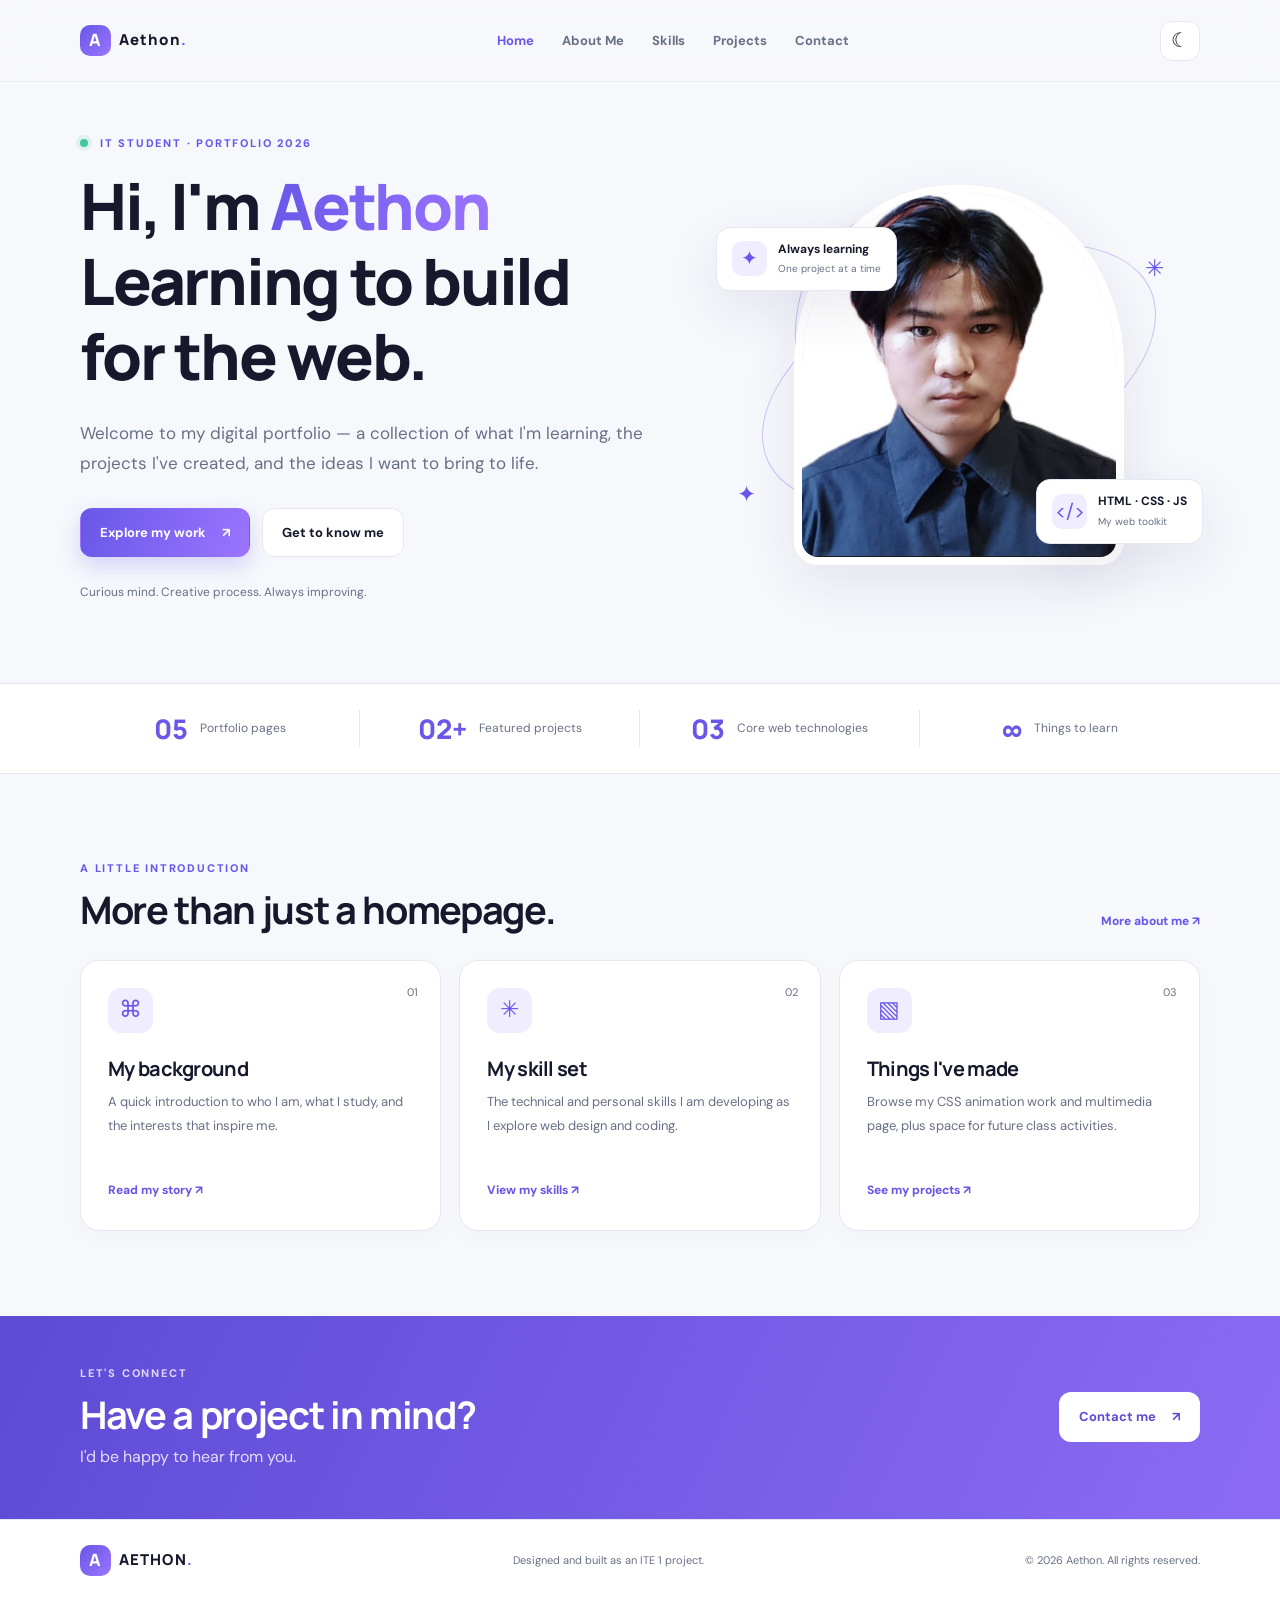
<file: index.html>
<!DOCTYPE html>
<html lang="en">
<head>
  <meta charset="UTF-8"><meta name="viewport" content="width=device-width, initial-scale=1.0">
  <meta name="description" content="Aethon portfolio, skills, and web projects.">
  <title>Aethon | My Portfolio</title><link rel="stylesheet" href="style.css">
  <script src="script.js" defer></script>
</head>
<body>
<header class="site-header"><a class="brand" href="index.html"><span class="brand-mark">A</span> Aethon<span class="brand-dot">.</span></a>
<button class="menu-toggle" aria-label="Toggle navigation" aria-expanded="false">☰</button>
<nav class="nav-links" aria-label="Main navigation"><a class="active" href="index.html">Home</a><a href="about.html">About Me</a><a href="skills.html">Skills</a><a href="projects.html">Projects</a><a href="contact.html">Contact</a></nav>
<button id="themeToggle" class="theme-toggle" aria-label="Toggle dark mode" title="Toggle dark mode">☾</button></header>
<main>
<section class="hero wrap">
  <div class="hero-copy"><p class="eyebrow"><span class="status-dot"></span> IT STUDENT · PORTFOLIO 2026</p>
  <h1>Hi, I'm <span class="gradient-text">Aethon</span><br>Learning to build<br>for the web.</h1>
  <p class="lead">Welcome to my digital portfolio — a collection of what I'm learning, the projects I've created, and the ideas I want to bring to life.</p>
  <div class="hero-actions"><a class="btn btn-primary" href="projects.html">Explore my work <span>↗</span></a><a class="btn btn-ghost" href="about.html">Get to know me</a></div>
  <p class="hero-note">Curious mind. Creative process. Always improving.</p></div>
  <div class="hero-visual"><div class="orbit orbit-one"></div><div class="orbit orbit-two"></div><div class="portrait-frame"><img src="profile.jpg" alt="Portrait photo for Aethon's portfolio"></div><div class="floating-card card-top"><span class="mini-icon">✦</span><span><b>Always learning</b><small>One project at a time</small></span></div><div class="floating-card card-bottom"><span class="code-icon">&lt;/&gt;</span><span><b>HTML · CSS · JS</b><small>My web toolkit</small></span></div><span class="sparkle sparkle-a">✳</span><span class="sparkle sparkle-b">✦</span></div>
</section>
<section class="stats-strip"><div class="wrap stats-grid"><div><strong>05</strong><span>Portfolio pages</span></div><div><strong>02+</strong><span>Featured projects</span></div><div><strong>03</strong><span>Core web technologies</span></div><div><strong>∞</strong><span>Things to learn</span></div></div></section>
<section class="section wrap"><div class="section-heading"><div><p class="eyebrow">A LITTLE INTRODUCTION</p><h2>More than just a homepage.</h2></div><a class="text-link" href="about.html">More about me ↗</a></div><div class="feature-grid">
<article class="feature-card"><span class="feature-number">01</span><div class="feature-icon">⌘</div><h3>My background</h3><p>A quick introduction to who I am, what I study, and the interests that inspire me.</p><a href="about.html" class="text-link">Read my story ↗</a></article>
<article class="feature-card"><span class="feature-number">02</span><div class="feature-icon">✳</div><h3>My skill set</h3><p>The technical and personal skills I am developing as I explore web design and coding.</p><a href="skills.html" class="text-link">View my skills ↗</a></article>
<article class="feature-card"><span class="feature-number">03</span><div class="feature-icon">▧</div><h3>Things I've made</h3><p>Browse my CSS animation work and multimedia page, plus space for future class activities.</p><a href="projects.html" class="text-link">See my projects ↗</a></article>
</div></section>
<section class="cta-band"><div class="wrap cta-inner"><div><p class="eyebrow">LET'S CONNECT</p><h2>Have a project in mind?</h2><p>I'd be happy to hear from you.</p></div><a href="contact.html" class="btn btn-light">Contact me <span>↗</span></a></div></section>
</main>
<footer class="site-footer"><div class="wrap footer-inner"><a class="brand" href="index.html"><span class="brand-mark">A</span> AETHON<span class="brand-dot">.</span></a><p>Designed and built as an ITE 1 project.</p><p>© <span class="current-year">2026</span> Aethon. All rights reserved.</p></div></footer>
<button id="backToTop" class="back-top" aria-label="Back to top">↑</button>
</body></html>
</file>
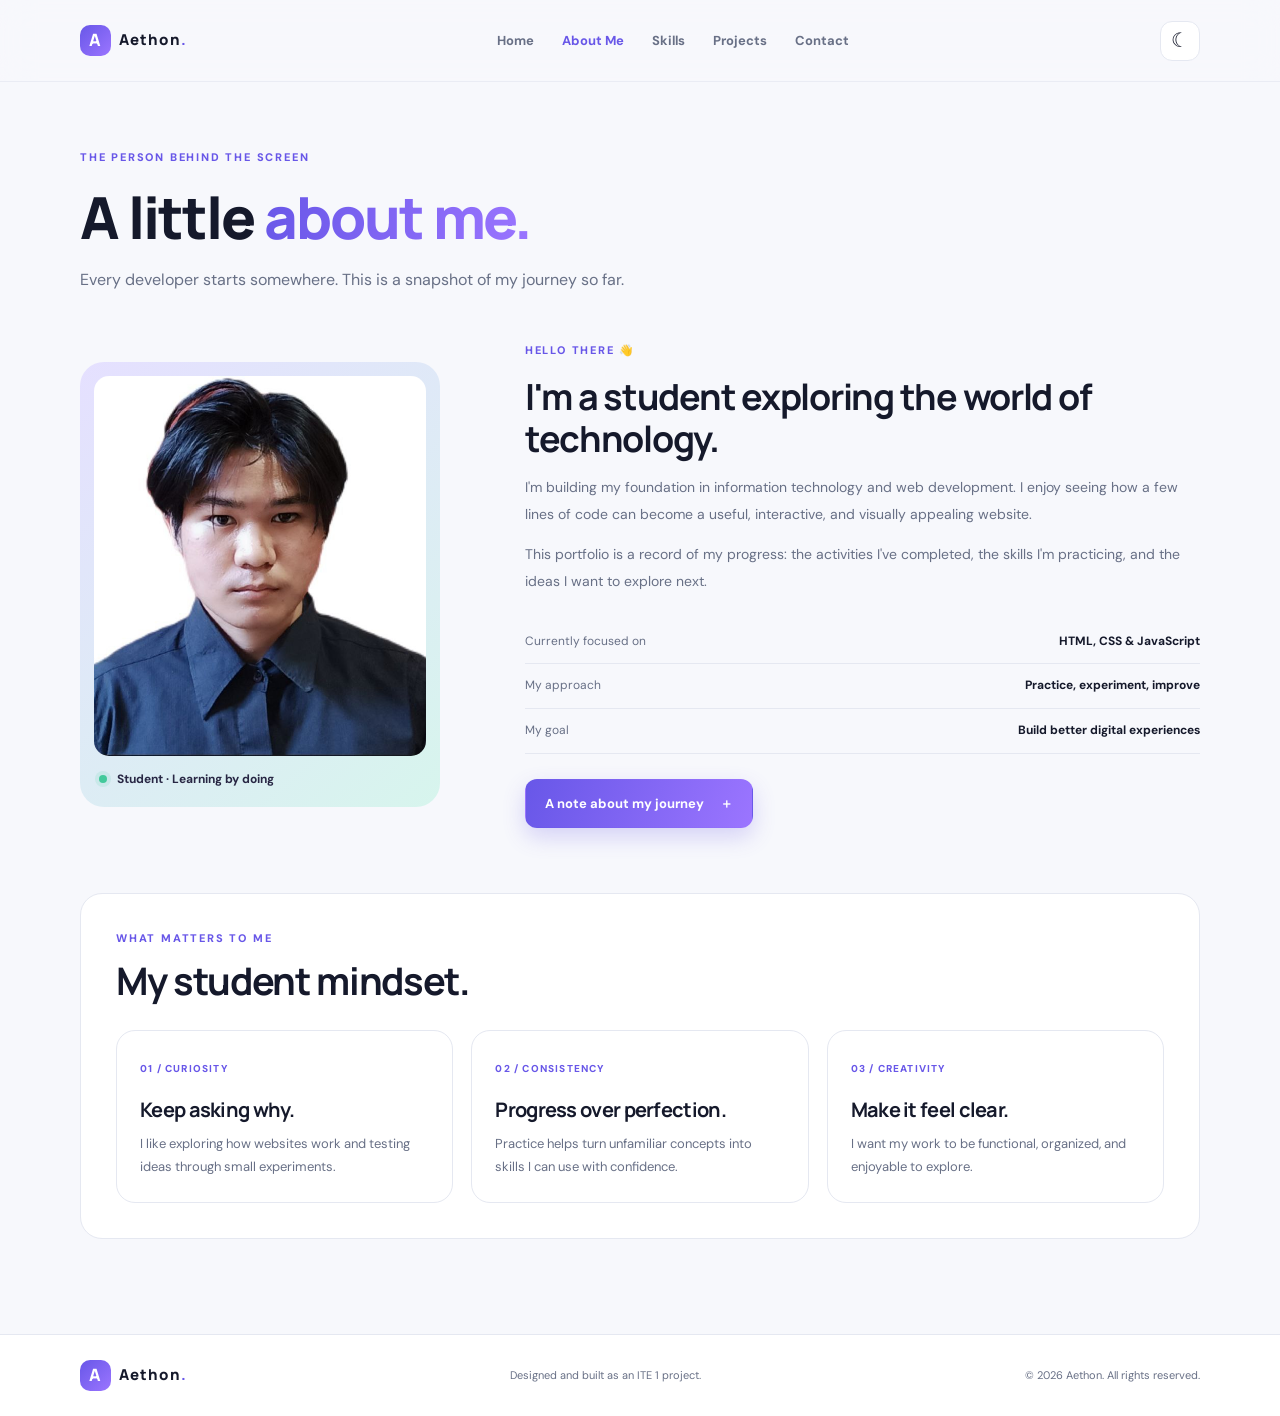
<file: about.html>
<!DOCTYPE html>
<html lang="en"><head><meta charset="UTF-8"><meta name="viewport" content="width=device-width, initial-scale=1.0"><title>About Me | Aethon</title><link rel="stylesheet" href="style.css"><script src="script.js" defer></script></head>
<body><header class="site-header"><a class="brand" href="index.html"><span class="brand-mark">A</span> Aethon<span class="brand-dot">.</span></a><button class="menu-toggle" aria-label="Toggle navigation" aria-expanded="false">☰</button><nav class="nav-links" aria-label="Main navigation"><a href="index.html">Home</a><a class="active" href="about.html">About Me</a><a href="skills.html">Skills</a><a href="projects.html">Projects</a><a href="contact.html">Contact</a></nav><button id="themeToggle" class="theme-toggle" aria-label="Toggle dark mode" title="Toggle dark mode">☾</button></header>
<main class="wrap inner-page"><div class="page-intro"><p class="eyebrow">THE PERSON BEHIND THE SCREEN</p><h1>A little <span class="gradient-text">about me.</span></h1><p class="lead">Every developer starts somewhere. This is a snapshot of my journey so far.</p></div>
<section class="about-layout"><div class="about-photo"><img src="profile.jpg" alt="Aethon's profile portrait"><div class="photo-caption"><span class="status-dot"></span> Student · Learning by doing</div></div><div class="about-copy"><p class="eyebrow">HELLO THERE 👋</p><h2>I'm a student exploring the world of technology.</h2><p>I'm building my foundation in information technology and web development. I enjoy seeing how a few lines of code can become a useful, interactive, and visually appealing website.</p><p>This portfolio is a record of my progress: the activities I've completed, the skills I'm practicing, and the ideas I want to explore next.</p><div class="info-list"><div><span>Currently focused on</span><strong>HTML, CSS & JavaScript</strong></div><div><span>My approach</span><strong>Practice, experiment, improve</strong></div><div><span>My goal</span><strong>Build better digital experiences</strong></div></div><button class="btn btn-primary" id="storyToggle" aria-expanded="false">A note about my journey <span>＋</span></button><div id="extraStory" class="reveal-panel" hidden><p>Every activity is an opportunity to learn something new. I want to keep improving my coding, design, problem-solving, and teamwork skills through consistent practice.</p></div></div></section>
<section class="section soft-section"><div class="section-heading"><div><p class="eyebrow">WHAT MATTERS TO ME</p><h2>My student mindset.</h2></div></div><div class="values-grid"><article class="value-card"><span>01 / CURIOSITY</span><h3>Keep asking why.</h3><p>I like exploring how websites work and testing ideas through small experiments.</p></article><article class="value-card"><span>02 / CONSISTENCY</span><h3>Progress over perfection.</h3><p>Practice helps turn unfamiliar concepts into skills I can use with confidence.</p></article><article class="value-card"><span>03 / CREATIVITY</span><h3>Make it feel clear.</h3><p>I want my work to be functional, organized, and enjoyable to explore.</p></article></div></section></main>
<footer class="site-footer"><div class="wrap footer-inner"><a class="brand" href="index.html"><span class="brand-mark">A</span> Aethon<span class="brand-dot">.</span></a><p>Designed and built as an ITE 1 project.</p><p>© <span class="current-year">2026</span> Aethon. All rights reserved.</p></div></footer><button id="backToTop" class="back-top" aria-label="Back to top">↑</button></body></html>
</file>
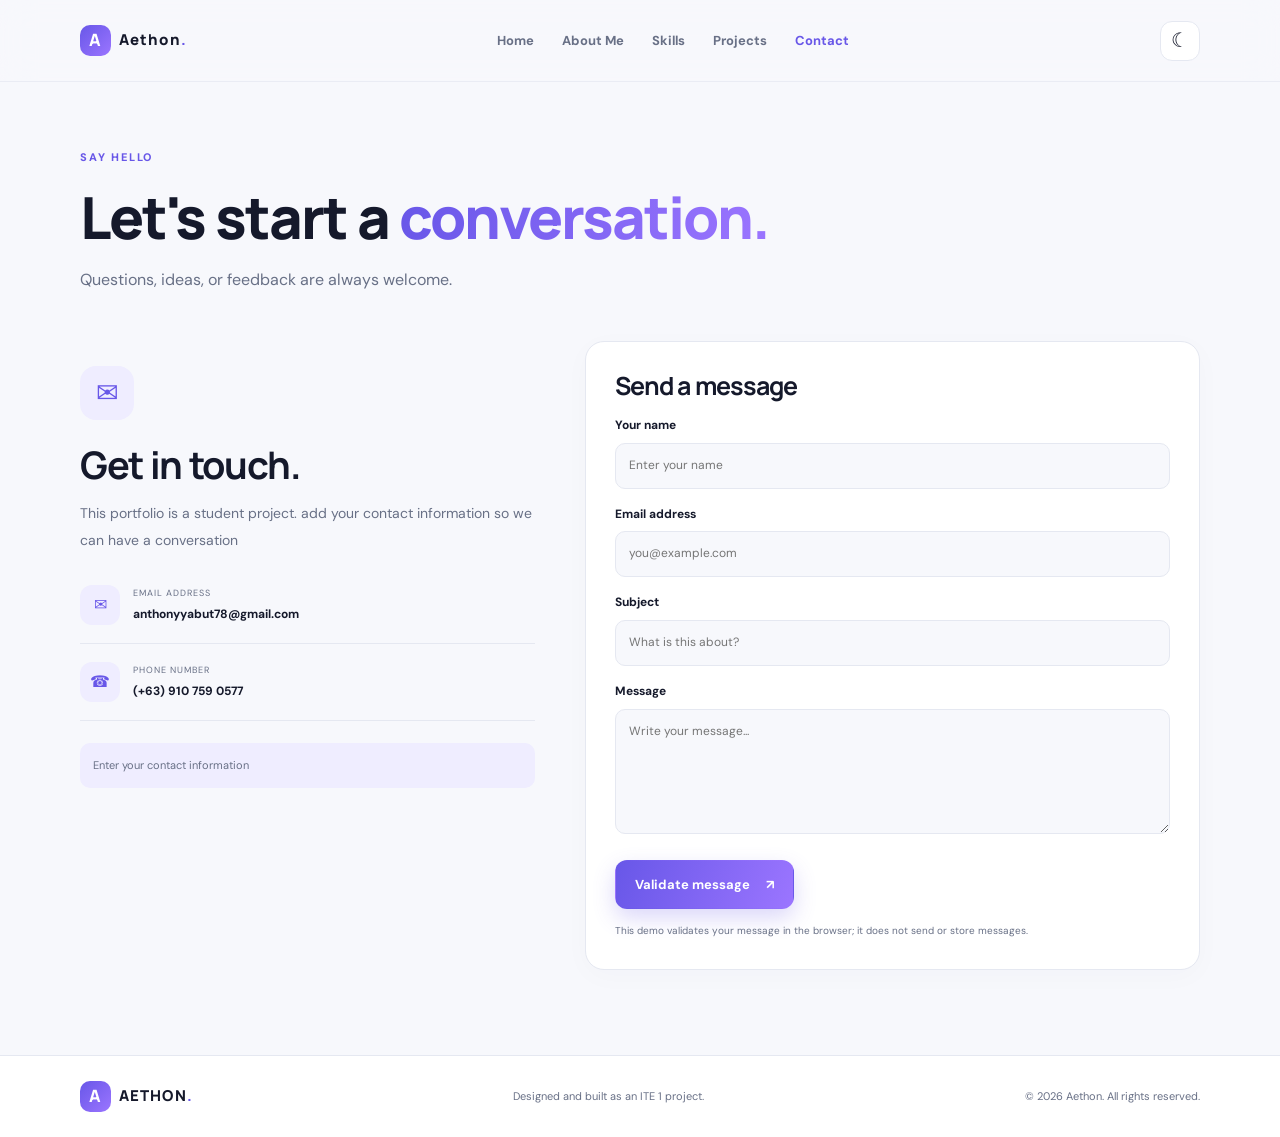
<file: contact.html>
<!DOCTYPE html>
<html lang="en"><head><meta charset="UTF-8"><meta name="viewport" content="width=device-width, initial-scale=1.0"><title>Contact | Aethon</title><link rel="stylesheet" href="style.css"><script src="script.js" defer></script></head>
<body><header class="site-header"><a class="brand" href="index.html"><span class="brand-mark">A</span> Aethon<span class="brand-dot">.</span></a><button class="menu-toggle" aria-label="Toggle navigation" aria-expanded="false">☰</button><nav class="nav-links" aria-label="Main navigation"><a href="index.html">Home</a><a href="about.html">About Me</a><a href="skills.html">Skills</a><a href="projects.html">Projects</a><a class="active" href="contact.html">Contact</a></nav><button id="themeToggle" class="theme-toggle" aria-label="Toggle dark mode" title="Toggle dark mode">☾</button></header>
<main class="wrap inner-page"><div class="page-intro"><p class="eyebrow">SAY HELLO</p><h1>Let's start a <span class="gradient-text">conversation.</span></h1><p class="lead">Questions, ideas, or feedback are always welcome.</p></div>
<section class="contact-layout"><div class="contact-copy"><div class="contact-symbol">✉</div><h2>Get in touch.</h2><p>This portfolio is a student project. add your contact information so we can have a conversation</p><div class="contact-detail"><span class="detail-icon">✉</span><div><small>EMAIL ADDRESS</small><strong>anthonyyabut78@gmail.com</strong></div></div><div class="contact-detail"><span class="detail-icon">☎</span><div><small>PHONE NUMBER</small><strong>(+63) 910 759 0577</strong></div></div><div class="privacy-note">Enter your contact information</div></div>
<form class="contact-form" id="contactForm"><h2>Send a message</h2><p class="form-note"></p><label for="name">Your name</label><input id="name" name="name" type="text" placeholder="Enter your name" required minlength="2"><label for="email">Email address</label><input id="email" name="email" type="email" placeholder="you@example.com" required><label for="subject">Subject</label><input id="subject" name="subject" type="text" placeholder="What is this about?" required><label for="message">Message</label><textarea id="message" name="message" rows="5" placeholder="Write your message..." required minlength="8"></textarea><button class="btn btn-primary" type="submit">Validate message <span>↗</span></button><p id="formStatus" class="form-status" role="status" aria-live="polite"></p><p class="form-disclaimer">This demo validates your message in the browser; it does not send or store messages.</p></form></section></main>
<footer class="site-footer"><div class="wrap footer-inner"><a class="brand" href="index.html"><span class="brand-mark">A</span> AETHON<span class="brand-dot">.</span></a><p>Designed and built as an ITE 1 project.</p><p>© <span class="current-year">2026</span> Aethon. All rights reserved.</p></div></footer><button id="backToTop" class="back-top" aria-label="Back to top">↑</button></body></html>
</file>
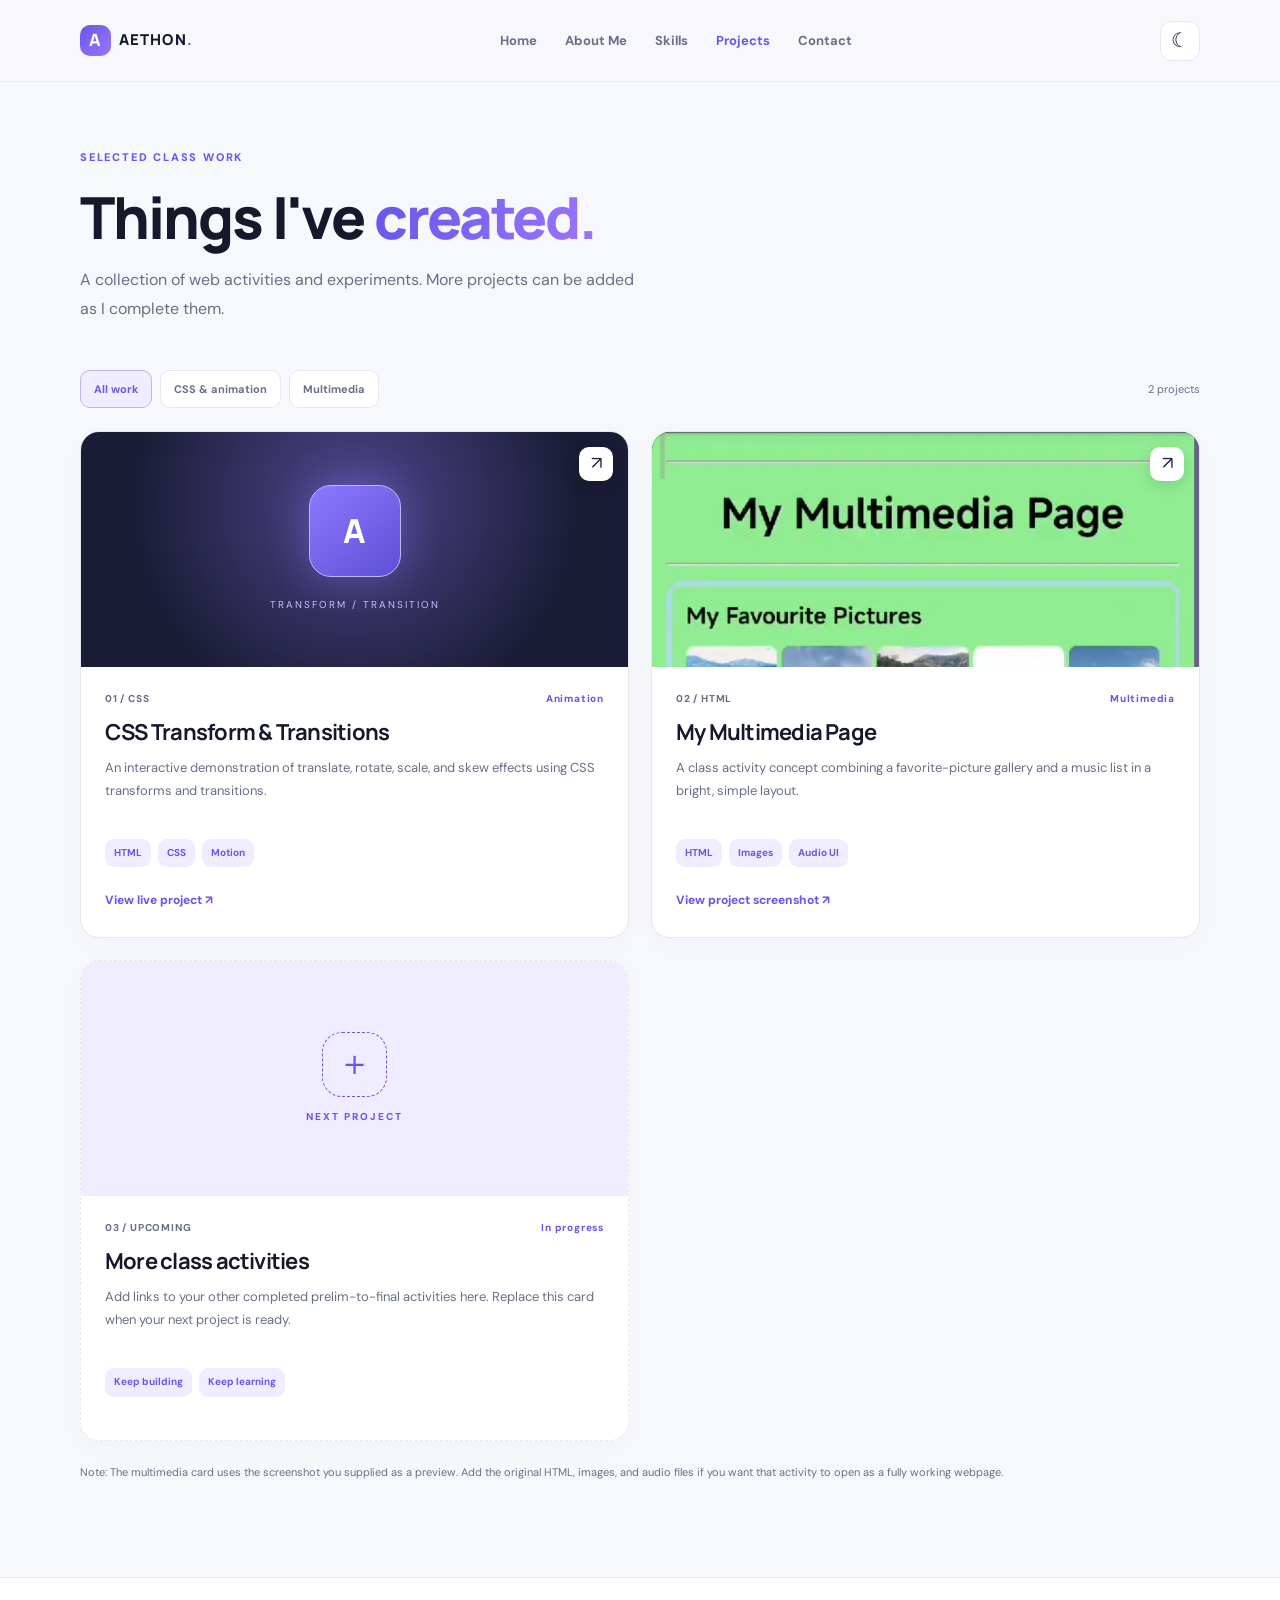
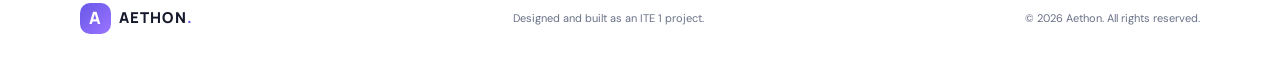
<file: projects.html>
<!DOCTYPE html>
<html lang="en"><head><meta charset="UTF-8"><meta name="viewport" content="width=device-width, initial-scale=1.0"><title>Projects | Aethon</title><link rel="stylesheet" href="style.css"><script src="script.js" defer></script></head>
<body><header class="site-header"><a class="brand" href="index.html"><span class="brand-mark">A</span> AETHON<span class="brand-dot">.</span></a><button class="menu-toggle" aria-label="Toggle navigation" aria-expanded="false">☰</button><nav class="nav-links" aria-label="Main navigation"><a href="index.html">Home</a><a href="about.html">About Me</a><a href="skills.html">Skills</a><a class="active" href="projects.html">Projects</a><a href="contact.html">Contact</a></nav><button id="themeToggle" class="theme-toggle" aria-label="Toggle dark mode" title="Toggle dark mode">☾</button></header>
<main class="wrap inner-page"><div class="page-intro"><p class="eyebrow">SELECTED CLASS WORK</p><h1>Things I've <span class="gradient-text">created.</span></h1><p class="lead">A collection of web activities and experiments. More projects can be added as I complete them.</p></div>
<div class="project-toolbar"><div class="filter-buttons" role="group" aria-label="Filter projects"><button class="filter-btn active" data-filter="all">All work</button><button class="filter-btn" data-filter="animation">CSS & animation</button><button class="filter-btn" data-filter="multimedia">Multimedia</button></div><span class="project-count" id="projectCount">2 projects</span></div>
<section class="projects-grid" id="projectsGrid">
<article class="project-card" data-category="animation"><a class="project-image animation-preview" href="https://aethon-collab.github.io/CSS-transform-animation-/" target="_blank" rel="noopener noreferrer" aria-label="Open CSS Transform and Transitions project"><div class="transform-demo"><span class="demo-square">A</span><span class="demo-caption">TRANSFORM / TRANSITION</span></div><span class="project-open">↗</span></a><div class="project-info"><div class="project-meta"><span>01 / CSS</span><span class="project-type">Animation</span></div><h2>CSS Transform & Transitions</h2><p>An interactive demonstration of translate, rotate, scale, and skew effects using CSS transforms and transitions.</p><div class="project-tags"><span>HTML</span><span>CSS</span><span>Motion</span></div><a class="text-link" href="https://aethon-collab.github.io/CSS-transform-animation-/" target="_blank" rel="noopener noreferrer">View live project ↗</a></div></article>
<article class="project-card" data-category="multimedia"><a class="project-image multimedia-image" href="multimedia-preview.jpg" target="_blank" rel="noopener noreferrer" aria-label="Open multimedia project preview"><img src="multimedia-preview.jpg" alt="Screenshot of the green multimedia page with a favorite pictures gallery and music list"><span class="project-open">↗</span></a><div class="project-info"><div class="project-meta"><span>02 / HTML</span><span class="project-type">Multimedia</span></div><h2>My Multimedia Page</h2><p>A class activity concept combining a favorite-picture gallery and a music list in a bright, simple layout.</p><div class="project-tags"><span>HTML</span><span>Images</span><span>Audio UI</span></div><a class="text-link" href="multimedia-preview.jpg" target="_blank" rel="noopener noreferrer">View project screenshot ↗</a></div></article>
<article class="project-card future-card" data-category="future"><div class="future-art"><span>＋</span><small>NEXT PROJECT</small></div><div class="project-info"><div class="project-meta"><span>03 / UPCOMING</span><span class="project-type">In progress</span></div><h2>More class activities</h2><p>Add links to your other completed prelim-to-final activities here. Replace this card when your next project is ready.</p><div class="project-tags"><span>Keep building</span><span>Keep learning</span></div></div></article>
</section><p class="project-footnote">Note: The multimedia card uses the screenshot you supplied as a preview. Add the original HTML, images, and audio files if you want that activity to open as a fully working webpage.</p>
</main><footer class="site-footer"><div class="wrap footer-inner"><a class="brand" href="index.html"><span class="brand-mark">A</span> AETHON<span class="brand-dot">.</span></a><p>Designed and built as an ITE 1 project.</p><p>© <span class="current-year">2026</span> Aethon. All rights reserved.</p></div></footer><button id="backToTop" class="back-top" aria-label="Back to top">↑</button></body></html>
</file>
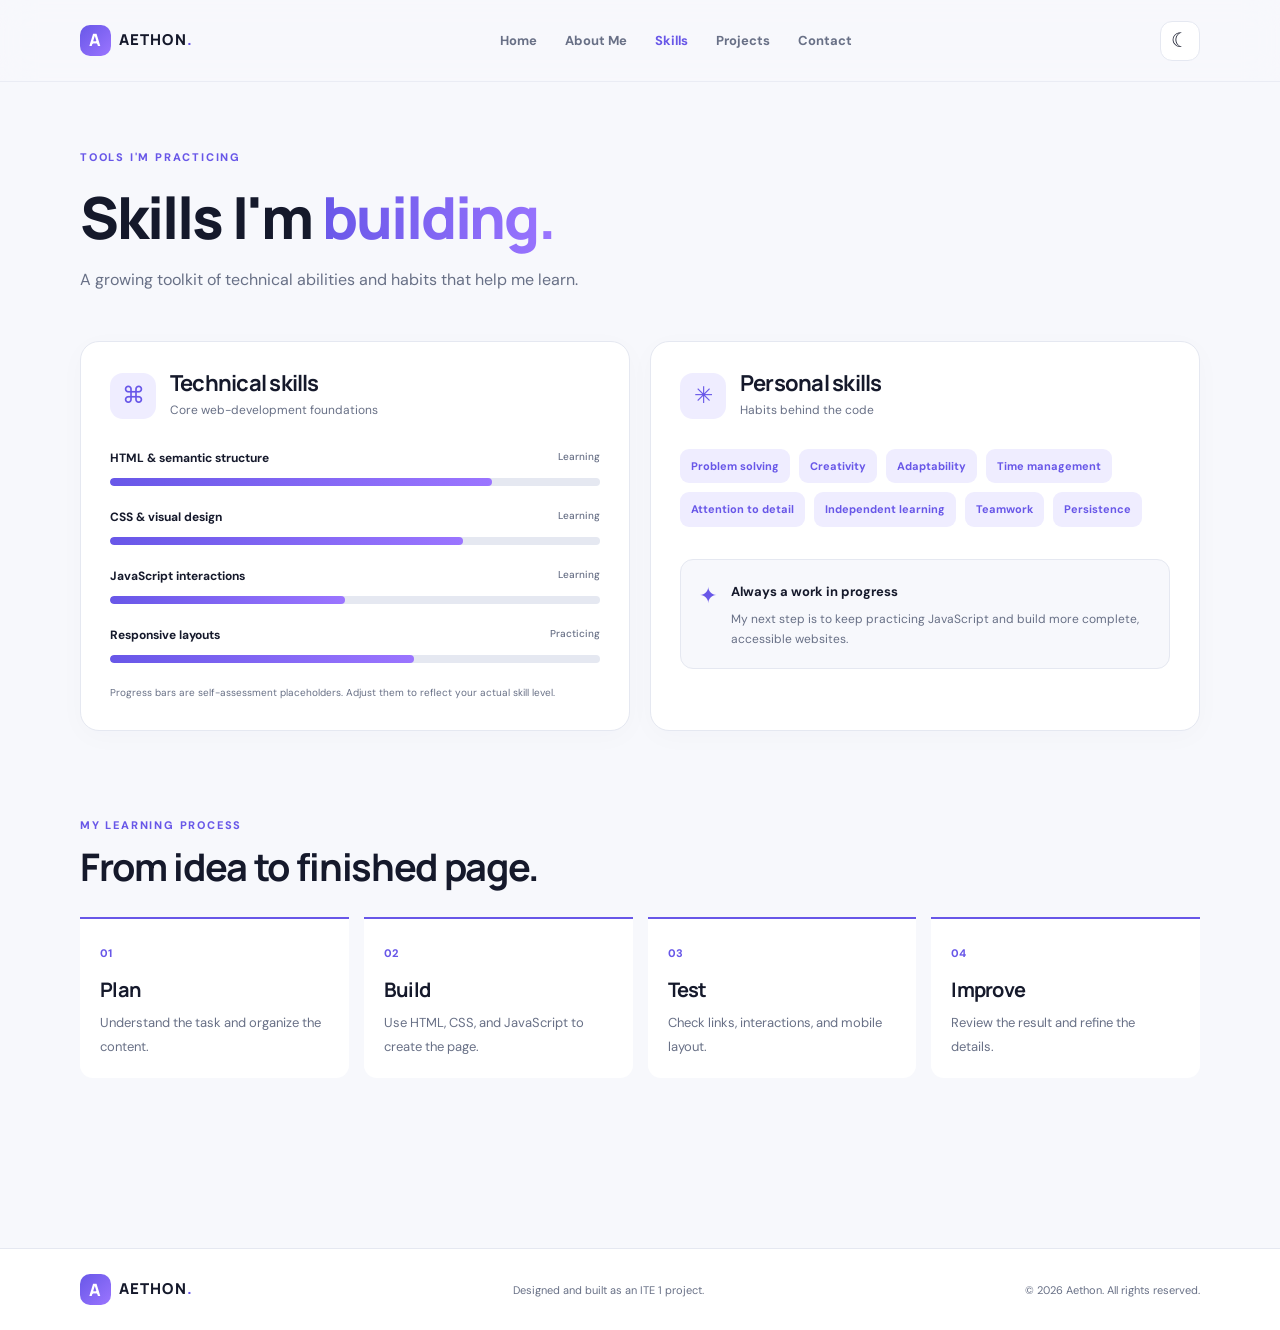
<file: skills.html>
<!DOCTYPE html>
<html lang="en"><head><meta charset="UTF-8"><meta name="viewport" content="width=device-width, initial-scale=1.0"><title>Skills | Aethon</title><link rel="stylesheet" href="style.css"><script src="script.js" defer></script></head>
<body><header class="site-header"><a class="brand" href="index.html"><span class="brand-mark">A</span> AETHON<span class="brand-dot">.</span></a><button class="menu-toggle" aria-label="Toggle navigation" aria-expanded="false">☰</button><nav class="nav-links" aria-label="Main navigation"><a href="index.html">Home</a><a href="about.html">About Me</a><a class="active" href="skills.html">Skills</a><a href="projects.html">Projects</a><a href="contact.html">Contact</a></nav><button id="themeToggle" class="theme-toggle" aria-label="Toggle dark mode" title="Toggle dark mode">☾</button></header>
<main class="wrap inner-page"><div class="page-intro"><p class="eyebrow">TOOLS I'M PRACTICING</p><h1>Skills I'm <span class="gradient-text">building.</span></h1><p class="lead">A growing toolkit of technical abilities and habits that help me learn.</p></div>
<section class="skills-layout"><div class="skill-panel"><div class="panel-heading"><span class="panel-icon">⌘</span><div><h2>Technical skills</h2><p>Core web-development foundations</p></div></div>
<div class="skill-row"><div class="skill-label"><span>HTML & semantic structure</span><span>Learning</span></div><div class="skill-track"><span style="width:78%"></span></div></div>
<div class="skill-row"><div class="skill-label"><span>CSS & visual design</span><span>Learning</span></div><div class="skill-track"><span style="width:72%"></span></div></div>
<div class="skill-row"><div class="skill-label"><span>JavaScript interactions</span><span>Learning</span></div><div class="skill-track"><span style="width:48%"></span></div></div>
<div class="skill-row"><div class="skill-label"><span>Responsive layouts</span><span>Practicing</span></div><div class="skill-track"><span style="width:62%"></span></div></div>
<p class="skill-disclaimer">Progress bars are self-assessment placeholders. Adjust them to reflect your actual skill level.</p></div>
<div class="skill-panel"><div class="panel-heading"><span class="panel-icon">✳</span><div><h2>Personal skills</h2><p>Habits behind the code</p></div></div><div class="tag-cloud"><span>Problem solving</span><span>Creativity</span><span>Adaptability</span><span>Time management</span><span>Attention to detail</span><span>Independent learning</span><span>Teamwork</span><span>Persistence</span></div><div class="learning-box"><span class="learning-star">✦</span><div><strong>Always a work in progress</strong><p>My next step is to keep practicing JavaScript and build more complete, accessible websites.</p></div></div></div></section>
<section class="section"><div class="section-heading"><div><p class="eyebrow">MY LEARNING PROCESS</p><h2>From idea to finished page.</h2></div></div><div class="process-grid"><div><span>01</span><h3>Plan</h3><p>Understand the task and organize the content.</p></div><div><span>02</span><h3>Build</h3><p>Use HTML, CSS, and JavaScript to create the page.</p></div><div><span>03</span><h3>Test</h3><p>Check links, interactions, and mobile layout.</p></div><div><span>04</span><h3>Improve</h3><p>Review the result and refine the details.</p></div></div></section></main>
<footer class="site-footer"><div class="wrap footer-inner"><a class="brand" href="index.html"><span class="brand-mark">A</span> AETHON<span class="brand-dot">.</span></a><p>Designed and built as an ITE 1 project.</p><p>© <span class="current-year">2026</span> Aethon. All rights reserved.</p></div></footer><button id="backToTop" class="back-top" aria-label="Back to top">↑</button></body></html>
</file>
<file: style.css>
@import url('https://fonts.googleapis.com/css2?family=DM+Sans:wght@400;500;600;700&family=Manrope:wght@400;500;600;700;800&display=swap');
:root{--bg:#f7f8fc;--surface:#fff;--text:#15192b;--muted:#687086;--line:#e5e8f1;--primary:#6857e8;--primary2:#9b75ff;--soft:#efedff;--header:rgba(247,248,252,.88);--shadow:0 18px 55px rgba(36,31,87,.09);color-scheme:light}
body.dark{--bg:#10121c;--surface:#191c2a;--text:#f2f3fb;--muted:#a9afc4;--line:#2b3044;--primary:#a295ff;--primary2:#c1a8ff;--soft:#29243f;--header:rgba(16,18,28,.9);--shadow:0 18px 55px rgba(0,0,0,.24);color-scheme:dark}
*{box-sizing:border-box}html{scroll-behavior:smooth}body{margin:0;background:var(--bg);color:var(--text);font-family:'DM Sans',sans-serif;line-height:1.65;transition:background .25s,color .25s}a{color:inherit;text-decoration:none}button,input,textarea{font:inherit}button{cursor:pointer}.wrap{width:min(1120px,calc(100% - 48px));margin-inline:auto}.site-header{height:82px;position:sticky;top:0;z-index:20;display:flex;align-items:center;justify-content:space-between;padding:0 max(24px,calc((100vw - 1120px)/2));gap:25px;background:var(--header);backdrop-filter:blur(16px);border-bottom:1px solid color-mix(in srgb,var(--line) 72%,transparent)}.brand{display:inline-flex;align-items:center;gap:8px;font-family:Manrope,sans-serif;font-size:15px;font-weight:800;letter-spacing:1.1px;white-space:nowrap}.brand-mark{display:grid;place-items:center;width:31px;height:31px;border-radius:10px;color:#fff;background:linear-gradient(135deg,var(--primary),var(--primary2));font-size:17px}.brand-dot{color:var(--primary);margin-left:-8px}.nav-links{display:flex;align-items:center;gap:28px}.nav-links a{font-size:13px;font-weight:700;color:var(--muted);transition:color .2s}.nav-links a:hover,.nav-links a.active{color:var(--primary)}.theme-toggle,.menu-toggle{border:1px solid var(--line);background:var(--surface);color:var(--text);border-radius:12px;width:40px;height:40px;font-size:20px;display:grid;place-items:center}.menu-toggle{display:none}.hero{min-height:590px;display:grid;grid-template-columns:1.1fr .9fr;align-items:center;gap:50px;padding-top:52px;padding-bottom:68px}.eyebrow{font-size:11px;letter-spacing:1.8px;font-weight:800;color:var(--primary);margin:0 0 17px}.status-dot{display:inline-block;width:8px;height:8px;border-radius:50%;background:#42c99b;margin-right:7px;box-shadow:0 0 0 4px rgba(66,201,155,.13)}h1,h2,h3,p{margin-top:0}h1,h2,h3{font-family:Manrope,sans-serif;line-height:1.17;letter-spacing:-.035em}h1{font-size:clamp(42px,5vw,68px);margin-bottom:24px;font-weight:800}h2{font-size:clamp(27px,3vw,38px);margin-bottom:14px}h3{font-size:20px;margin-bottom:10px}.gradient-text{background:linear-gradient(100deg,var(--primary),var(--primary2));background-clip:text;-webkit-background-clip:text;color:transparent}.lead{font-size:17px;color:var(--muted);max-width:570px;line-height:1.8}.hero-actions{display:flex;flex-wrap:wrap;gap:12px;margin-top:29px}.btn{display:inline-flex;align-items:center;justify-content:center;gap:16px;border:1px solid transparent;border-radius:12px;padding:13px 19px;font-weight:700;font-size:13px;transition:transform .2s,box-shadow .2s,background .2s}.btn:hover{transform:translateY(-3px)}.btn-primary{background:linear-gradient(110deg,var(--primary),var(--primary2));color:#fff;box-shadow:0 9px 22px rgba(104,87,232,.24)}.btn-primary:hover{box-shadow:0 13px 30px rgba(104,87,232,.33)}.btn-ghost{border-color:var(--line);background:var(--surface)}.btn-light{background:#fff;color:#5c4cd2}.hero-note{font-size:12px;color:var(--muted);margin-top:26px}.hero-visual{min-height:410px;position:relative;display:grid;place-items:center}.portrait-frame{width:min(330px,78%);height:380px;overflow:hidden;border-radius:48% 48% 24px 24px;background:linear-gradient(145deg,#d8d2ff,#e6e8ff);position:relative;z-index:2;box-shadow:var(--shadow);border:8px solid var(--surface)}.portrait-frame img{width:100%;height:100%;object-fit:cover;object-position:center top}.orbit{position:absolute;border:1px solid color-mix(in srgb,var(--primary) 32%,transparent);border-radius:50%;transform:rotate(-24deg)}.orbit-one{width:420px;height:220px}.orbit-two{width:370px;height:290px;transform:rotate(48deg)}.floating-card{position:absolute;z-index:3;display:flex;align-items:center;gap:11px;padding:12px 15px;border:1px solid var(--line);border-radius:14px;background:var(--surface);box-shadow:var(--shadow);font-size:12px}.floating-card b,.floating-card small{display:block}.floating-card small{color:var(--muted);font-size:10px;margin-top:2px}.card-top{top:57px;left:-3px}.card-bottom{bottom:36px;right:-3px}.mini-icon,.code-icon{display:grid;place-items:center;width:35px;height:35px;border-radius:10px;background:var(--soft);color:var(--primary);font-size:20px}.sparkle{position:absolute;color:var(--primary);font-size:23px}.sparkle-a{top:80px;right:36px}.sparkle-b{bottom:66px;left:18px}.stats-strip{background:var(--surface);border-block:1px solid var(--line)}.stats-grid{display:grid;grid-template-columns:repeat(4,1fr);padding-block:26px}.stats-grid div{display:flex;align-items:center;justify-content:center;gap:12px;border-right:1px solid var(--line)}.stats-grid div:last-child{border:0}.stats-grid strong{font:800 27px Manrope,sans-serif;color:var(--primary)}.stats-grid span{font-size:12px;color:var(--muted)}.section{padding-top:85px;padding-bottom:85px}.section-heading{display:flex;align-items:end;justify-content:space-between;gap:20px;margin-bottom:28px}.section-heading .eyebrow{margin-bottom:10px}.section-heading h2{margin-bottom:0}.text-link{font-size:12px;font-weight:800;color:var(--primary);display:inline-flex;gap:6px;align-items:center}.text-link:hover{text-decoration:underline}.feature-grid{display:grid;grid-template-columns:repeat(3,1fr);gap:18px}.feature-card,.skill-panel,.project-card,.contact-form,.value-card{background:var(--surface);border:1px solid var(--line);border-radius:19px;box-shadow:0 6px 28px rgba(36,31,87,.025)}.feature-card{padding:27px;position:relative;transition:transform .22s,box-shadow .22s}.feature-card:hover,.project-card:hover{transform:translateY(-5px);box-shadow:var(--shadow)}.feature-number{position:absolute;right:22px;top:22px;color:var(--muted);font-size:11px}.feature-icon{width:45px;height:45px;display:grid;place-items:center;background:var(--soft);color:var(--primary);font-size:23px;border-radius:13px;margin-bottom:24px}.feature-card p,.value-card p,.process-grid p{color:var(--muted);font-size:13px;line-height:1.8;min-height:70px}.feature-card .text-link{margin-top:8px}.cta-band{background:linear-gradient(115deg,#5d4bd5,#8b6bf4);color:#fff;padding:48px 0}.cta-inner{display:flex;align-items:center;justify-content:space-between;gap:24px}.cta-inner .eyebrow{color:#dcd6ff;margin-bottom:10px}.cta-inner h2{margin-bottom:8px}.cta-inner p:last-child{margin:0;color:#e3dfff}.site-footer{border-top:1px solid var(--line);padding:25px 0;background:var(--surface)}.footer-inner{display:flex;align-items:center;justify-content:space-between;gap:18px}.footer-inner p{font-size:11px;color:var(--muted);margin:0}.back-top{position:fixed;right:22px;bottom:22px;width:43px;height:43px;border:0;border-radius:13px;background:var(--primary);color:#fff;font-size:21px;box-shadow:var(--shadow);opacity:0;pointer-events:none;transform:translateY(10px);transition:.2s;z-index:15}.back-top.visible{opacity:1;pointer-events:auto;transform:translateY(0)}
.inner-page{padding-top:66px;padding-bottom:85px}.page-intro{max-width:720px;margin-bottom:46px}.page-intro h1{font-size:clamp(39px,5vw,58px);margin-bottom:15px}.page-intro .lead{font-size:16px}.about-layout{display:grid;grid-template-columns:.72fr 1.28fr;gap:65px;align-items:center;padding-bottom:65px}.about-photo{background:linear-gradient(140deg,#e5e0ff,#d7f5ed);padding:14px;border-radius:24px;position:relative;max-width:360px}.about-photo img{display:block;width:100%;height:380px;object-fit:cover;object-position:center top;border-radius:15px}.photo-caption{padding:14px 5px 3px;color:#282744;font-size:12px;font-weight:700}.about-copy h2{font-size:clamp(27px,3vw,36px)}.about-copy>p:not(.eyebrow){color:var(--muted);font-size:14px;line-height:1.9}.info-list{margin:25px 0;display:grid;gap:0}.info-list div{padding:12px 0;border-bottom:1px solid var(--line);display:flex;justify-content:space-between;gap:15px;font-size:12px}.info-list span{color:var(--muted)}.info-list strong{text-align:right}.reveal-panel{padding:16px 18px;margin-top:13px;border-radius:12px;background:var(--soft);color:var(--muted);font-size:13px}.reveal-panel p{margin:0}.soft-section{background:var(--surface);border:1px solid var(--line);border-radius:22px;padding:35px;margin-bottom:10px}.values-grid{display:grid;grid-template-columns:repeat(3,1fr);gap:18px}.value-card{padding:23px;box-shadow:none}.value-card>span{font-size:10px;letter-spacing:1.2px;font-weight:800;color:var(--primary)}.value-card h3{margin-top:18px}.value-card p{min-height:unset;margin:0}.skills-layout{display:grid;grid-template-columns:1fr 1fr;gap:20px}.skill-panel{padding:29px}.panel-heading{display:flex;gap:14px;align-items:center;margin-bottom:29px}.panel-heading h2{font-size:22px;margin:0 0 4px}.panel-heading p{font-size:12px;color:var(--muted);margin:0}.panel-icon{width:46px;height:46px;display:grid;place-items:center;background:var(--soft);color:var(--primary);border-radius:13px;font-size:23px}.skill-row{margin-bottom:22px}.skill-label{display:flex;justify-content:space-between;gap:10px;font-size:12px;font-weight:700;margin-bottom:9px}.skill-label span:last-child{font-size:10px;color:var(--muted);font-weight:500}.skill-track{height:8px;border-radius:99px;background:var(--line);overflow:hidden}.skill-track span{height:100%;display:block;border-radius:99px;background:linear-gradient(90deg,var(--primary),var(--primary2))}.skill-disclaimer{font-size:10px;color:var(--muted);margin:20px 0 0}.tag-cloud{display:flex;flex-wrap:wrap;gap:9px;margin-bottom:32px}.tag-cloud span,.project-tags span{padding:8px 11px;background:var(--soft);border-radius:9px;color:var(--primary);font-size:11px;font-weight:700}.learning-box{display:flex;gap:14px;padding:18px;background:var(--bg);border:1px solid var(--line);border-radius:13px}.learning-star{font-size:22px;color:var(--primary)}.learning-box strong{font-size:13px}.learning-box p{font-size:12px;color:var(--muted);margin:5px 0 0;line-height:1.7}.process-grid{display:grid;grid-template-columns:repeat(4,1fr);gap:15px}.process-grid>div{padding:20px;border-top:2px solid var(--primary);background:var(--surface);border-radius:0 0 13px 13px}.process-grid>div>span{font-size:11px;color:var(--primary);font-weight:800}.process-grid h3{margin-top:13px}.process-grid p{min-height:unset;margin:0}
.project-toolbar{display:flex;align-items:center;justify-content:space-between;gap:15px;margin-bottom:23px}.filter-buttons{display:flex;flex-wrap:wrap;gap:8px}.filter-btn{padding:9px 13px;border:1px solid var(--line);border-radius:10px;background:var(--surface);color:var(--muted);font-size:11px;font-weight:700}.filter-btn.active,.filter-btn:hover{background:var(--soft);color:var(--primary);border-color:color-mix(in srgb,var(--primary) 35%,var(--line))}.project-count{font-size:11px;color:var(--muted)}.projects-grid{display:grid;grid-template-columns:repeat(2,1fr);gap:22px}.project-card{overflow:hidden;transition:transform .22s,box-shadow .22s}.project-image{height:235px;display:grid;place-items:center;position:relative;overflow:hidden;background:linear-gradient(140deg,#191c35,#34316a)}.project-image img{width:100%;height:100%;object-fit:cover;object-position:top center;transition:transform .4s}.project-card:hover .project-image img{transform:scale(1.035)}.project-open{position:absolute;right:15px;top:15px;width:34px;height:34px;display:grid;place-items:center;background:#fff;color:#272342;border-radius:10px;font-size:18px;box-shadow:0 4px 15px #0002}.transform-demo{width:100%;height:100%;display:flex;flex-direction:column;align-items:center;justify-content:center;gap:20px;background:radial-gradient(circle at 50% 30%,#4e458c,#1a1c35 70%);color:#fff}.demo-square{width:92px;height:92px;border:1px solid #c3b7ff;border-radius:22px;display:grid;place-items:center;font:800 33px Manrope,sans-serif;color:#fff;background:linear-gradient(140deg,#8e79ff,#5e4fd3);box-shadow:0 0 40px #8e79ff65;animation:floaty 3s ease-in-out infinite alternate}.demo-caption{font-size:10px;letter-spacing:2px;color:#c8c0ff}@keyframes floaty{from{transform:rotate(-9deg) translateY(0)}to{transform:rotate(9deg) translateY(-9px)}}.project-info{padding:24px}.project-meta{display:flex;justify-content:space-between;gap:10px;color:var(--muted);font-size:10px;font-weight:800;letter-spacing:.8px;margin-bottom:13px}.project-type{color:var(--primary)}.project-info h2{font-size:22px;margin-bottom:10px}.project-info p{font-size:13px;line-height:1.8;color:var(--muted);min-height:70px}.project-tags{display:flex;flex-wrap:wrap;gap:7px;margin-bottom:19px}.project-tags span{padding:6px 9px;font-size:10px}.future-card{border-style:dashed}.future-art{height:235px;display:flex;flex-direction:column;align-items:center;justify-content:center;background:var(--soft);color:var(--primary);gap:12px}.future-art span{width:65px;height:65px;display:grid;place-items:center;border:1px dashed var(--primary);border-radius:20px;font-size:35px}.future-art small{letter-spacing:2px;font-weight:800;font-size:10px}.project-footnote{font-size:11px;color:var(--muted);margin-top:22px}
.contact-layout{display:grid;grid-template-columns:.85fr 1.15fr;gap:50px;align-items:start}.contact-copy{padding:25px 0}.contact-symbol{width:54px;height:54px;display:grid;place-items:center;border-radius:16px;background:var(--soft);color:var(--primary);font-size:27px;margin-bottom:22px}.contact-copy>p{color:var(--muted);font-size:14px;line-height:1.9}.contact-detail{display:flex;align-items:center;gap:13px;padding:18px 0;border-bottom:1px solid var(--line)}.detail-icon{display:grid;place-items:center;width:40px;height:40px;border-radius:12px;background:var(--soft);color:var(--primary)}.contact-detail small,.contact-detail strong{display:block}.contact-detail small{font-size:9px;letter-spacing:1px;color:var(--muted);margin-bottom:4px}.contact-detail strong{font-size:12px}.privacy-note{font-size:11px;color:var(--muted);background:var(--soft);padding:13px;border-radius:10px;margin-top:22px}.contact-form{padding:29px}.contact-form h2{font-size:25px;margin-bottom:8px}.form-note,.form-disclaimer{font-size:11px;color:var(--muted)}.contact-form label{display:block;font-size:12px;font-weight:700;margin:16px 0 7px}.contact-form input,.contact-form textarea{width:100%;padding:12px 13px;border:1px solid var(--line);border-radius:10px;background:var(--bg);color:var(--text);outline:none;font-size:12px;resize:vertical}.contact-form input:focus,.contact-form textarea:focus{border-color:var(--primary);box-shadow:0 0 0 3px color-mix(in srgb,var(--primary) 13%,transparent)}.contact-form .btn{margin-top:18px}.form-status{font-size:12px;margin:13px 0 0}.form-status.success{color:#21956d}.form-status.error{color:#d34d61}.form-disclaimer{margin:14px 0 0;font-size:10px}
[hidden]{display:none!important}
@media(max-width:900px){.site-header{gap:14px}.nav-links{gap:15px}.nav-links a{font-size:12px}.hero{gap:25px}.card-top{left:-8px}.card-bottom{right:-8px}.about-layout{gap:35px}.contact-layout{gap:28px}}
@media(max-width:700px){.wrap{width:min(100% - 34px,540px)}.site-header{height:70px;padding:0 17px}.menu-toggle{display:grid;margin-left:auto}.theme-toggle{width:38px;height:38px}.nav-links{display:none;position:absolute;top:69px;left:0;right:0;padding:16px 20px 21px;background:var(--surface);border-bottom:1px solid var(--line);box-shadow:var(--shadow);flex-direction:column;align-items:stretch;gap:0}.nav-links.open{display:flex}.nav-links a{padding:12px 4px;border-bottom:1px solid var(--line);font-size:14px}.nav-links a:last-child{border:0}.hero{grid-template-columns:1fr;padding-top:45px;gap:12px}.hero-copy{order:1}.hero-visual{order:0;min-height:340px}.portrait-frame{height:310px;width:255px}.orbit-one{width:320px;height:180px}.orbit-two{width:290px;height:230px}.card-top{top:38px;left:0}.card-bottom{bottom:20px;right:0}.hero h1{font-size:47px}.lead{font-size:15px}.stats-grid{grid-template-columns:repeat(2,1fr);gap:20px;padding-block:23px}.stats-grid div{justify-content:flex-start;border:0;padding-left:8px}.stats-grid strong{font-size:24px}.stats-grid span{font-size:11px}.section{padding-block:58px}.section-heading{align-items:flex-start;flex-direction:column}.feature-grid,.values-grid,.skills-layout,.projects-grid,.contact-layout,.about-layout{grid-template-columns:1fr}.feature-card p{min-height:unset}.cta-inner{align-items:flex-start;flex-direction:column}.footer-inner{align-items:flex-start;flex-direction:column;gap:10px}.inner-page{padding-top:47px;padding-bottom:60px}.page-intro{margin-bottom:33px}.about-layout{gap:30px;padding-bottom:45px}.about-photo{width:100%;max-width:340px;margin:auto}.about-photo img{height:340px}.soft-section{padding:22px}.skill-panel{padding:22px}.process-grid{grid-template-columns:repeat(2,1fr)}.project-toolbar{align-items:flex-start;flex-direction:column}.project-image,.future-art{height:210px}.project-info p{min-height:unset}.contact-layout{gap:20px}.contact-copy{padding:0}.contact-form{padding:22px}.page-intro h1{font-size:42px}}
@media(prefers-reduced-motion:reduce){*,*::before,*::after{scroll-behavior:auto!important;animation-duration:.01ms!important;animation-iteration-count:1!important;transition-duration:.01ms!important}}
</file>
